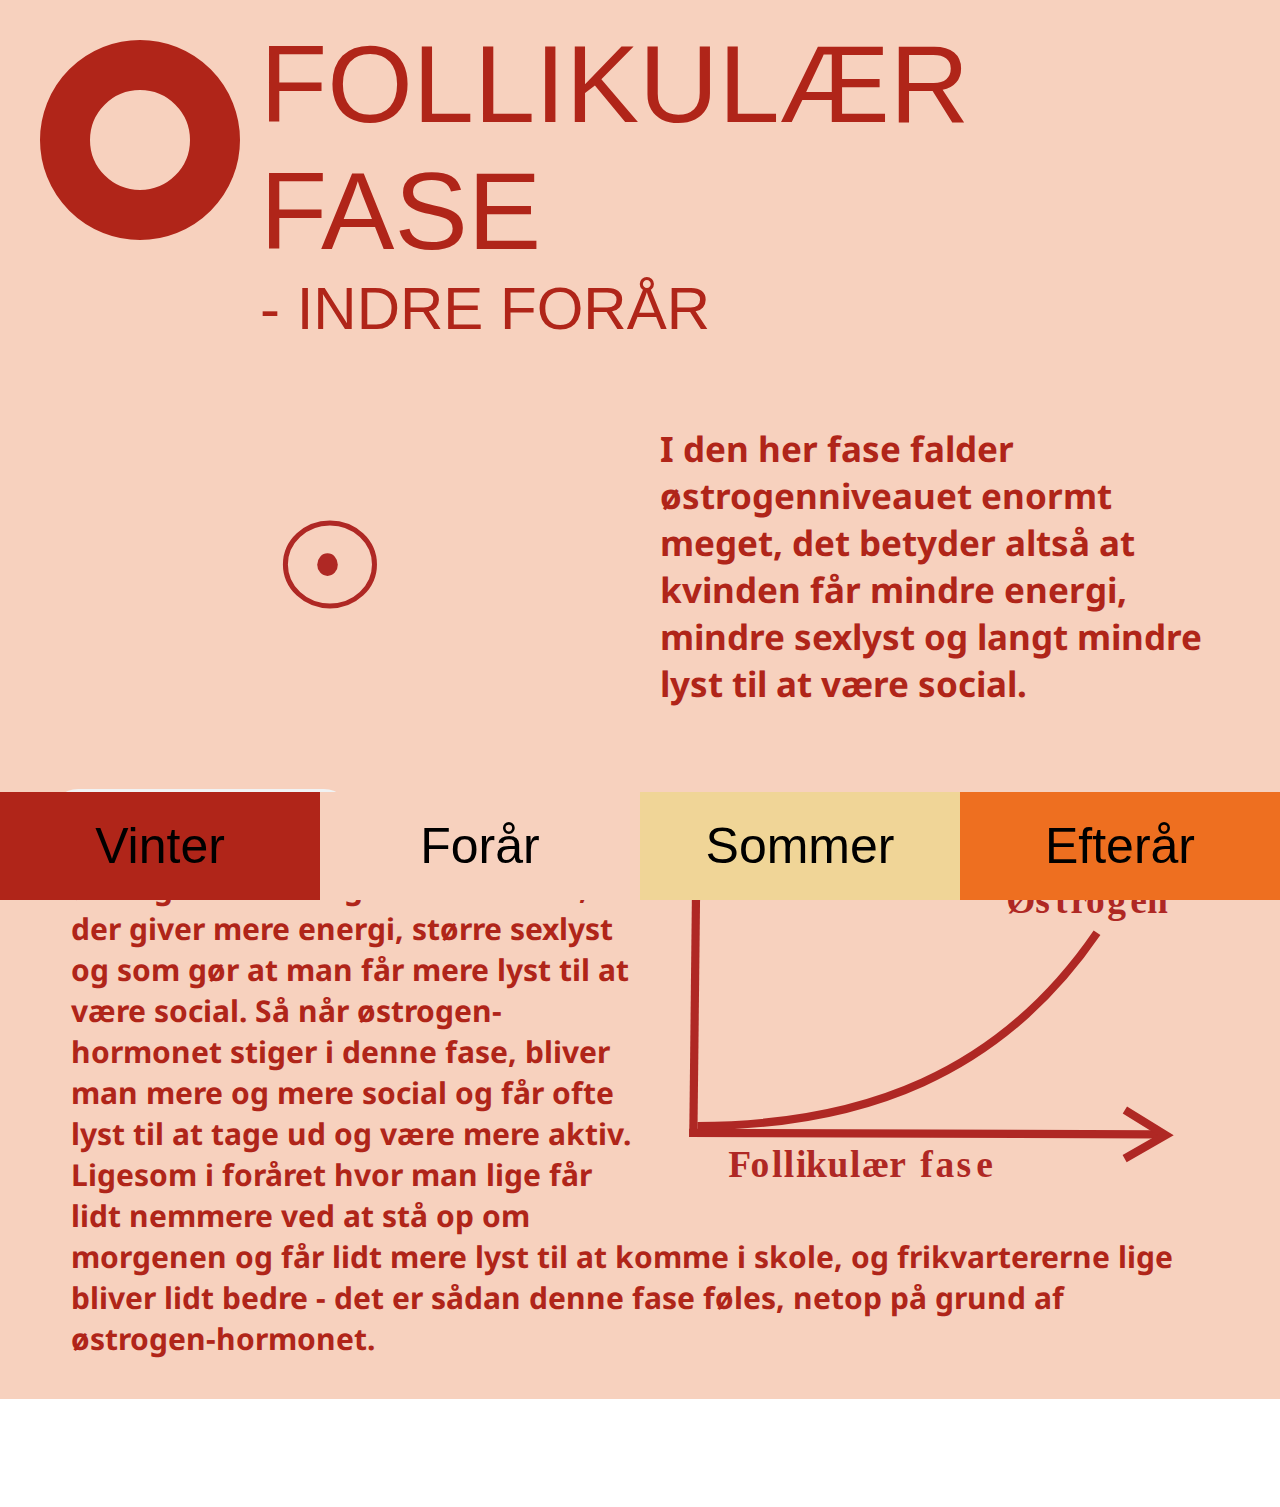
<file: follikulaerFase.html>
<!DOCTYPE html>
<html lang="da">
<head>
    <meta charset="UTF-8">
    <meta name="viewport" content="width=device-width, initial-scale=1.0">
    
    <!--Link til stylesheets-->
    <link rel="stylesheet" href="css/style.css">
    <link rel="stylesheet" href="css/follikulaer.css">
    
    <title>Follikulær fase | Indre forår</title>
</head>
<body>
    <main>
        <!--Container til cirkel, der linker til forside, og overskrift -->
        <div class="containerO">
            <div>
                <!--Cirkel med svg  - kilde: https://www.w3schools.com/graphics/svg_circle.asp-->
                <a href="index.html">
                    <svg height="240" width="240" xmlns="http://www.w3.org/2000/svg">
                        <circle id="cirkel" r="75" cx="120" cy="120" stroke="#b02519" stroke-width="50" fill="none" />
                    </svg> 
                </a>
            </div>
            <div>
                <h2>FOLLIKULÆR FASE</h2> 
                <h3>- INDRE FORÅR</h3>
            </div>
        </div>

        <!--article med bevægende billede af æg og tekst-->
        <article id="follikulaeraeg">
            <div id="aeg"><img src="images/aeg.svg" alt=""></div>
            <p>
                I den her fase falder østrogenniveauet enormt meget, det
                betyder altså at kvinden får mindre energi, mindre
                sexlyst og langt mindre lyst til at være social.
            </p>
        </article>

        <!--article der indeholder et billede af en graf, en lydfil og tekst-->
        <article id="follikulaer">
            <img class="graf" src="images/ostrogen.svg" alt="Graf over mængde af øatrogen og progesteron der er i kvindens krop i Luteal fasen">
            <audio controls>
                <source src="sound/ostrogenForår.mp3" type="audio/mpeg">
            </audio>
            <p>
                Østrogen er et mega fedt hormon, der giver mere energi,
                større sexlyst og som gør at man får mere lyst til at være social.
                Så når østrogen-hormonet stiger i denne fase, bliver man mere og mere social og får ofte lyst til at tage ud og være mere aktiv.
                Ligesom i foråret hvor man lige får lidt nemmere ved at stå op om morgenen og får lidt mere lyst til at komme i skole,
                og frikvartererne lige bliver lidt bedre - det er sådan denne fase føles, netop på grund af østrogen-hormonet. 
            </p>
        </article>

    </main>

    <!--Id til footer, der bliver skrevet i js-->
    <footer id="fod">
    </footer>

    <!--Link til javascript med footer-->
    <script src="js/js.js"></script>

</body>
</html>
</file>
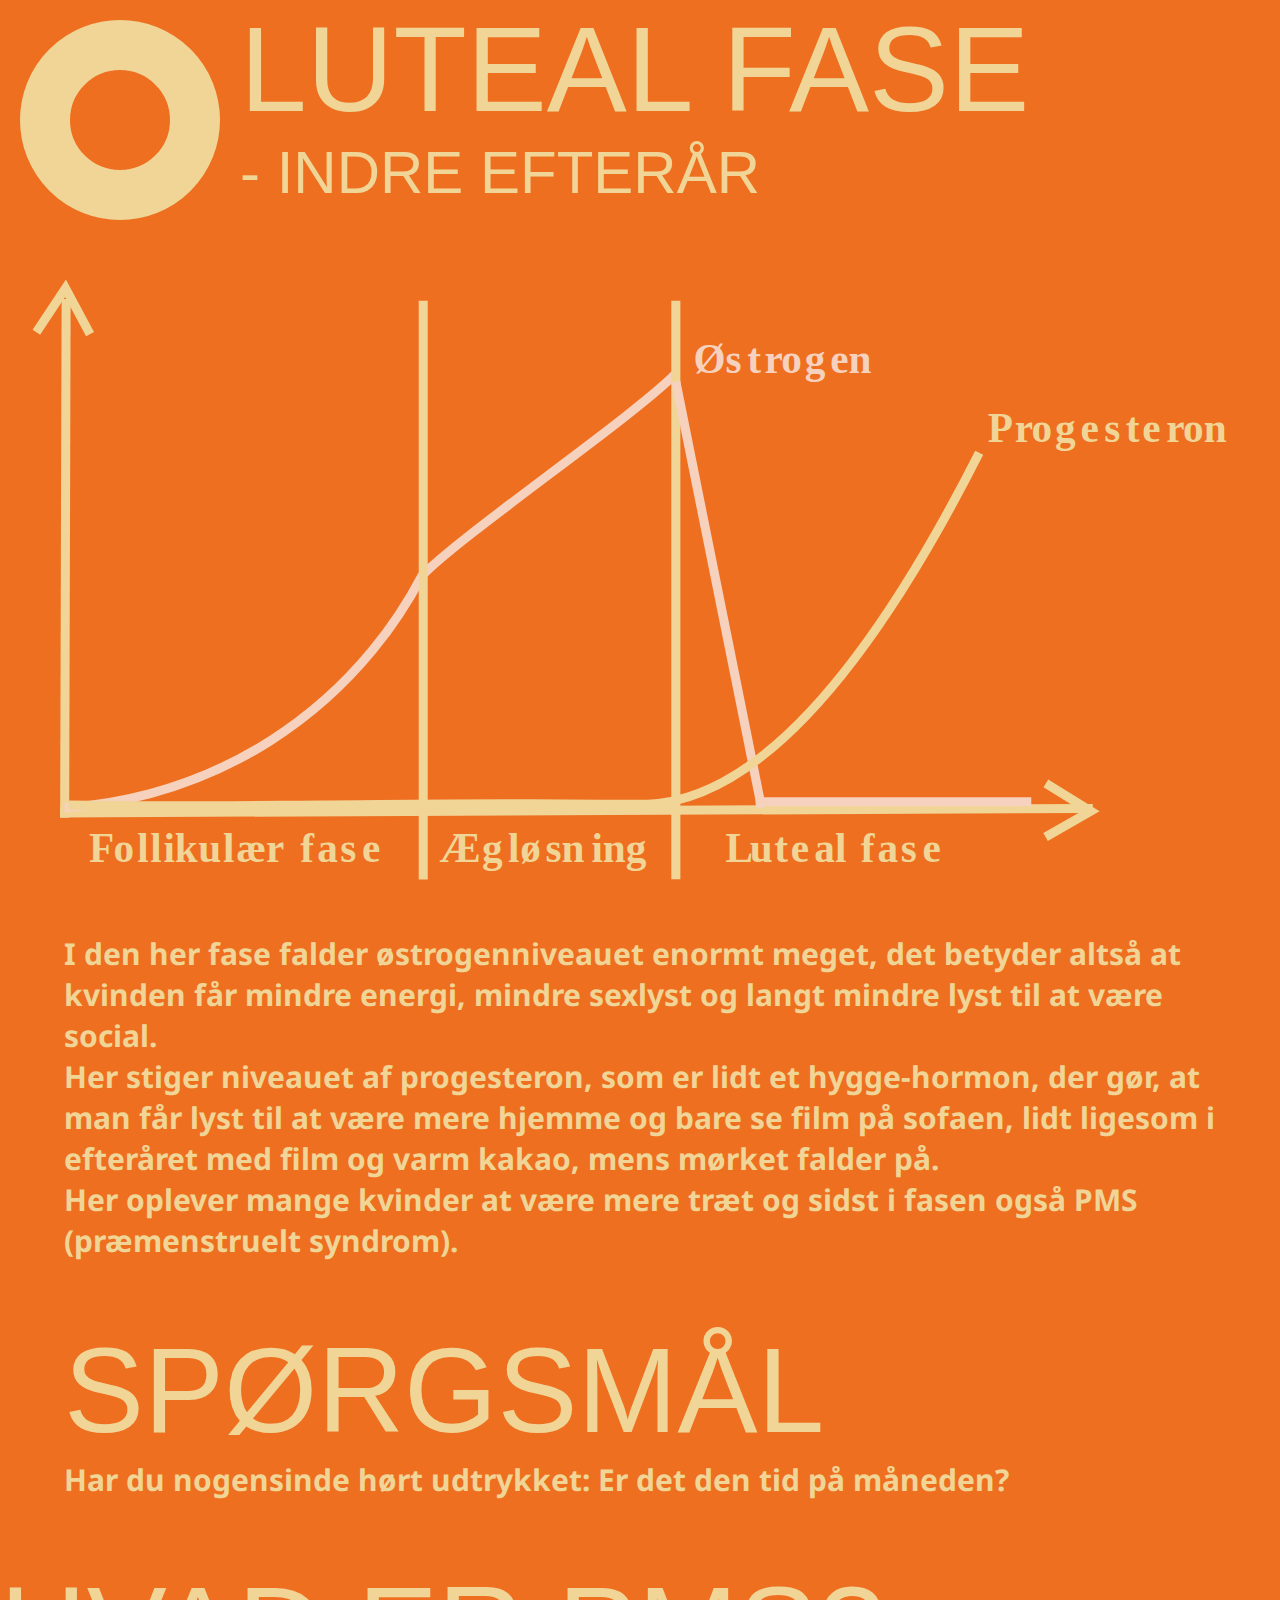
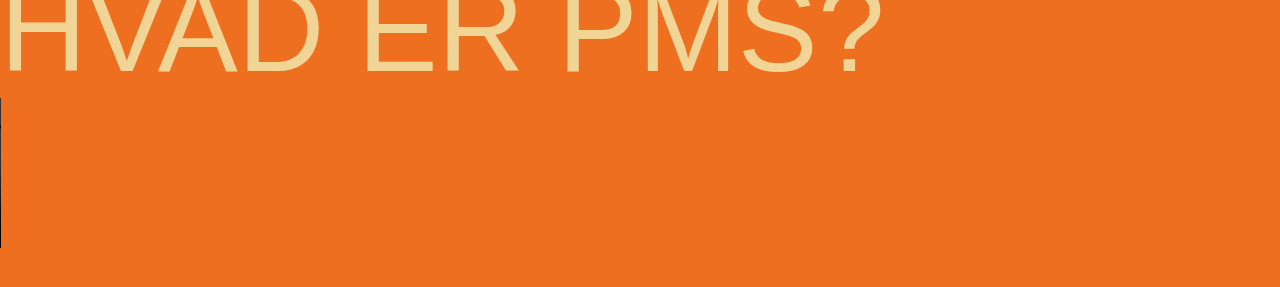
<file: lutealFase.html>
<!DOCTYPE html>
<html lang="da">
<head>
    <meta charset="UTF-8">
    <meta name="viewport" content="width=device-width, initial-scale=1.0">
    <title>Luteal fase | Efterår</title>
    <link rel="stylesheet" href="css/style.css">
    <link rel="stylesheet" href="css/lutealStyle.css">
</head>
<body>

    <main>
        <div class="containerO">
            <div>
                <!--Cirkel med svg -->
                <svg height="240" width="240" xmlns="http://www.w3.org/2000/svg">
                    <circle id="cirkel" r="75" cx="120" cy="120" stroke="#f0d597" stroke-width="50" fill="none" />
                </svg> 
            </div>
            <div>
                <h2>LUTEAL FASE</h2> 
                <h3>- INDRE EFTERÅR</h3>
            </div>
        </div>


        <img src="images/prosteteron.svg" alt="Graf over mængde af øatrogen og progesteron der er i kvindens krop i Luteal fasen">

        <article id="ostrogenTekst">
            <p>
                I den her fase falder østrogenniveauet enormt meget, det 
                betyder altså at kvinden får mindre energi, mindre 
                sexlyst og langt mindre lyst til at være social. 
            </p>
            <p>
                Her stiger niveauet af progesteron, som er lidt et 
                hygge-hormon, der gør, at man får lyst til at være mere 
                hjemme og bare se film på sofaen, lidt ligesom i 
                efteråret med film og varm kakao, mens mørket falder på.  
            </p>
            <p>
                Her oplever mange kvinder at være mere træt og sidst i 
                fasen også PMS (præmenstruelt syndrom).
            </p>
        </article>

        <article id="sporgsmalSektion">
            <h2>
                SPØRGSMÅL
            </h2>

            <p>
                Har du nogensinde hørt udtrykket:
                Er det den tid på måneden?
            </p>

            <div id="sporsmal"></div>
        </article>

        <article>
            <h2>
                HVAD ER PMS?
            </h2>

            <video width="700" controls>
                <source src="https://videoer.astrupdesigns.dk/endometriose.mov" type="video/mp4">
            </video>
        </article>

    </main>


    <script src="js/js.js"></script>
    
    
</body>
</html>
</file>
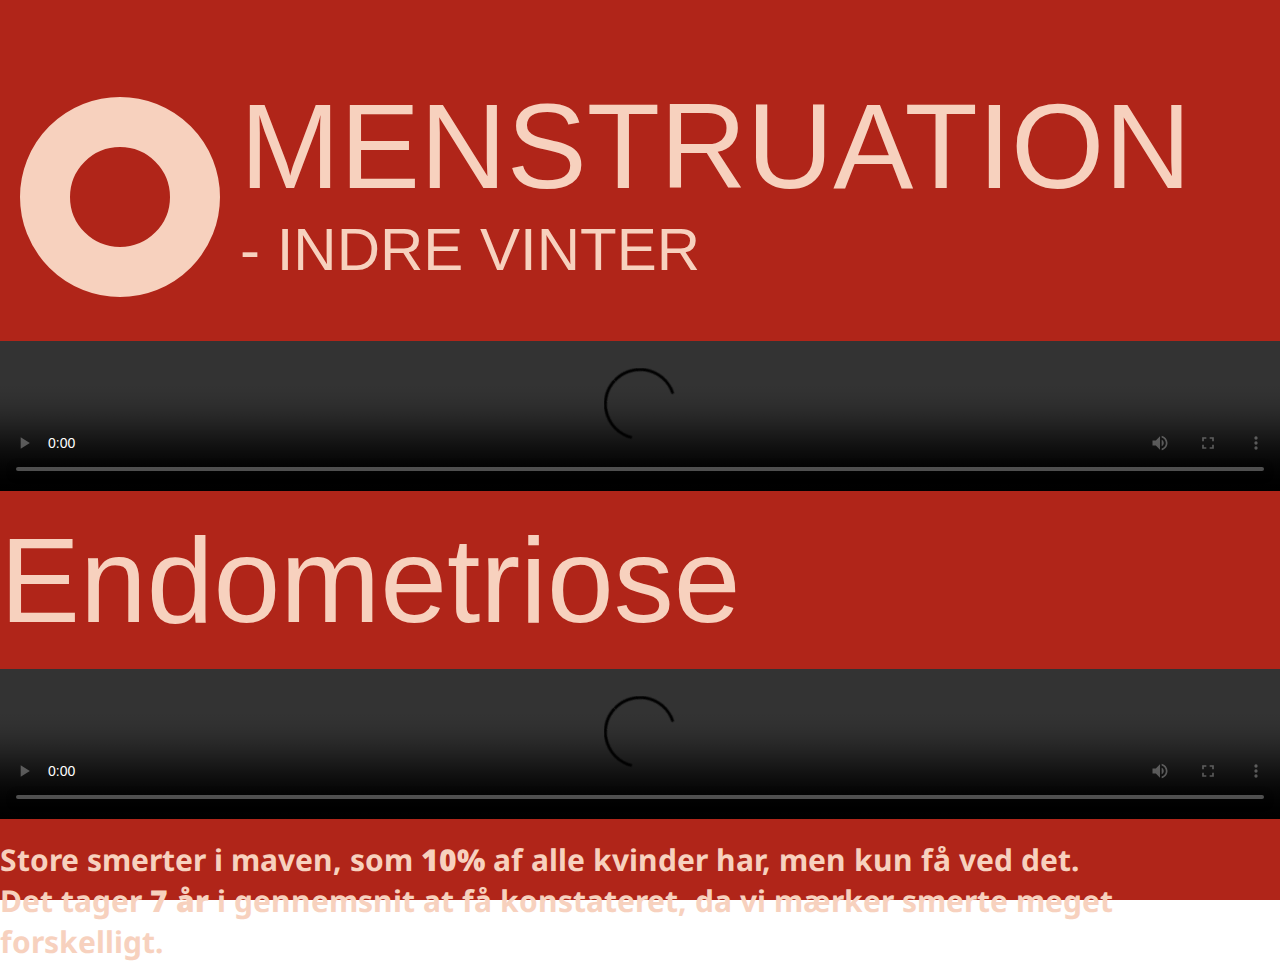
<file: menstruation.html>
<!DOCTYPE html>
<html lang="en">
<head>
    <meta charset="UTF-8">
    <meta name="viewport" content="width=device-width, initial-scale=1.0">
    <link rel="stylesheet" href="css/style.css">
    <link rel="stylesheet" href="css/menstruation.css">
    <title>Document</title>
</head>
<body>

<main>
    <div class="containerO">
        <div>
            <!--Cirkel med svg -->
            <svg height="240" width="240" xmlns="http://www.w3.org/2000/svg">
                <circle id="cirkel" r="75" cx="120" cy="120" stroke="#F7D1BE" stroke-width="50" fill="none" />
            </svg> 
        </div>
        <div>
            <h2>MENSTRUATION</h2> 
            <h3>- INDRE VINTER</h3>
        </div>
    </div>


    <div id="hej"></div>

    <video id="video" playsinline controls autoplay width="100%" controls>
      <source src="https://videoer.astrupdesigns.dk/lillePodcast.mp4" type="video/mp4">
    </video>

    <article id="endometriose">
      <h2>
        Endometriose
      </h2>
      <video id="endo" controls>
        <source src="https://videoer.astrupdesigns.dk/lilleEndometriose.mp4" type="video/mp4">
      </video>
      <p id="tekst">
        Store smerter i maven, som <strong class="stor">10%</strong> af alle kvinder har, men kun få ved det. <br>
        Det tager <strong class="stor">7 år</strong> i gennemsnit at få konstateret, da vi mærker smerte meget forskelligt.
      </p>
    </article>
    
</main>    


<script>
  //kilde: https://stackoverflow.com/questions/53921097/html5-video-pause-for-a-few-seconds-then-continue-playback
var video = document.getElementById('video');

video.addEventListener("timeupdate", tick);

function tick(e) {
  var t = this.currentTime;
  if (t >= 91) {
    this.pause();
    video.removeEventListener("timeupdate", tick);
    knap(); //hjælp fra chatGPT: https://chatgpt.com/share/68248075-2b30-800e-bd4a-ed1d5a6fbc4e
  }
}

function knap () {
        hej.innerHTML += `
        <article id="boks">
          <h3>Hvor meget bløder en kvinde i gennemsnit?</h3>
          <button type="button" onclick="playVid()">10 ml = 1 spiseske</button>
          <button type="button" onclick="playVid()">50 ml = 3 spiseskeer</button>
          <button type="button" onclick="playVid()">1 dl = 6 spiseskeer</button>

        </article>
        `
    }

  //https://www.w3schools.com/TagS/tryit.asp?filename=tryhtml5_av_met_play_pause
let vid = document.getElementById("video"); 

  function playVid() { 
  vid.play(); 
  hej.innerHTML = `
        
        `
  tick2();
} 




  //hjælp dfra chatGPT: https://chatgpt.com/c/68248a79-4164-800e-bf2b-09271e01c140
function tick2 () {
  setTimeout(() => {
      video.pause(); // Pause the video
      // Optionally reset the video's playback position
      // video.currentTime = 0;
    knap2()
    }, 20 * 1000);
    
  }

  function knap2 () {
    hej.innerHTML += `
        <article id="boks">
          <h3>Hvor mange dage varer en menstruation i gennemsnit?</h3>
          <button type="button" onclick="playVid2()">1-3 dage</button>
          <button type="button" onclick="playVid2()">4-5 dage</button>
          <button type="button" onclick="playVid2()">7-9 dage</button>

        </article>
        `
  }

    function playVid2() { 
  vid.play(); 
  hej.innerHTML = `
        
        `
  tick3();
} 

  function tick3 () {
  setTimeout(() => {
      video.pause(); // Pause the video
      // Optionally reset the video's playback position
      // video.currentTime = 0;
    knap3()
    }, 15 * 1000);
    
  }

  function knap3 () {
    hej.innerHTML += `
        <article id="boks">
          <h3>Endometriose</h3>
          <a href="#endometriose"><button type="button">Vil du læse mere?</button></a>

          <button type="button" onclick="playVid3()">Fortsæt video</button>
        </article>
        `
  }

      function playVid3() { 
  vid.play(); 
  hej.innerHTML = `
        
        `
} 


  </script>

</body>
</html>
</file>
<file: css/style.css>
/* kommentar til kode lavet meed ChatGPT: https://chatgpt.com/share/682af0f9-3bf0-800e-9d4c-0a3805a7d199 */

/* Importerer skrifttypen 'Impact' til brug som display-font */
@import url('https://fonts.cdnfonts.com/css/impact');

/* Importerer skrifttypen 'Noto Sans' til brug som brødtekst-font */
@import url('https://fonts.googleapis.com/css2?family=Noto+Sans:ital,wght@0,100..900;1,100..900&display=swap');

/* Definerer CSS-variabler for farver og skrifttyper */
:root {
    --lysGul: #f0d597; /* Lys gul farve */
    --orange: #ee6f20; /* Orange farve */
    --lyserod: #f7d1be; /* Lyserød farve */
    --primærRod: #b02519; /* Primær rød farve */
    --eglosningRod: #82363b; /* Rød farve specifikt til ægløsningssiden */
    --forsideRod: #b24c47; /* Rød farve specifikt til forsiden */

    --displayFont: 'Impact', sans-serif; /* Display-font til overskrifter */
    --font: 'Noto Sans', sans-serif; /* Brødtekst-font til afsnit */
}

/* Generel nulstilling af marginer og paddings for alle elementer */
* {
    margin: 0;
    padding: 0;
    box-sizing: border-box;
}

/* Styling til H2-overskrifter */
h2 {
    font-size: 120px; /* Stor skrifttype til prominente overskrifter */
    font-family: var(--displayFont); /* Bruger display-fonten */
    margin-bottom: 0px; /* Ingen afstand under */
    margin-top: 0px; /* Ingen afstand over */
    font-weight: 100; /* Let tekst */
}

/* Styling til H3-overskrifter */
h3 {
    font-size: 60px; /* Mellemstor skrifttype */
    font-family: var(--displayFont); /* Bruger display-fonten */
    margin-top: 0px; /* Ingen afstand over */
    margin-bottom: 0px; /* Ingen afstand under */
    font-weight: 100; /* Let tekst */
}

/* Styling til paragraf-tekst */
p {
    font-family: var(--font); /* Bruger brødtekst-fonten */
    font-weight: 700; /* Fed tekst */
    font-size: 30px; /* Stor skrifttype for nem læsning */
}

/* Styling til hovedindholdet */
main {
    padding-bottom: 35px; /* Giver plads under hovedindholdet */
}

/* Styling til containerO, der sætter overskrift og cirkel med link til forside, ved siden af hinanden - bruges på alle undersider */
.containerO {
    display: flex; /* Flex-container så tekst og cirkel kan stå ved siden af hinanden */
    justify-content: flex-start; /* Elementer placeres til venstre */
}

/* Styling til footer-elementet */
footer {
    width: 100%; /* Fylder hele bredden */
    text-align: center; /* Centrerer teksten */
    position: sticky; /* Holder footeren synlig i bunden af siden */
    bottom: 0; /* Fast placering i bunden */
}

/* Styling til links i footeren */
#footerlinks {
    display: flex; /* Flex-container til vandret layout */
    flex-direction: row; /* Elementer arrangeres i en række */
}

/* Styling til H3-overskrifter i footeren */
footer h3 {
    color: #000; /* Sort tekstfarve */
    font-size: 50px; /* Mellemstor skrifttype */
}

/* Styling til hver del af footeren */
#vinter, #forår, #sommer, #efterår {
    width: 25%; /* Hver sektion fylder en fjerdedel af bredden */
    padding-top: 25px; /* Giver luft over teksten */
    padding-bottom: 25px; /* Giver luft under teksten */
    text-decoration: none; /* Fjerner understregning af tekst */
    font-size: 20px; /* Skrifttype tilpasset sektioner */
}

/* Specifik styling til vintersektionen */
#vinter {
    background-color: var(--primærRod); /* Primær rød farve */
}

/* Specifik styling til forårsektionen */
#forår {
    background-color: var(--lyserod); /* Lyserød farve */
}

/* Specifik styling til sommersektionen */
#sommer {
    background-color: var(--lysGul); /* Lys gul farve */
}

/* Specifik styling til efterårsektionen */
#efterår {
    background-color: var(--orange); /* Orange farve */
}
</file>
<file: css/follikulaer.css>
:root {
    --lysGul: #f0d597;
    --orange: #ee6f20;
    --lyserod: #f7d1be;
    --primærRod: #b02519;
    --eglosningRod: #82363b;
    --forsideRod: #b24c47;

    --displayFont: 'Impact', sans-serif;
    --font: 'Noto Sans', sans-serif;

}

main {
    background-color: var(--lyserod);
    padding: 20px;
}

main h2 {
    font-size: 110px;
}

main h2, main h3 {color: var(--primærRod);}

main p {
    color: var(--primærRod);
    margin: 20px;
  }

#follikulaeraeg {
    padding-top: 5%;
  display: grid;
  grid-template-columns: 1fr 1fr;
}

#follikulaeraeg p {
    font-size: 35px;
}

/*Flex'er tekst og graf, så de står ved siden af hinanden*/
#follikulaer {
    /*display: flex;
    justify-content: space-between;*/
    padding-top: 5%;
    width: 95%;
    margin: auto;
    color: var(--eglosningRod);
}


/*kilde til at lave skrift omkring billede: https://www.geeksforgeeks.org/how-to-wrap-the-text-around-an-image-using-html-and-css/ */
.graf {
    float: right;
    width: 50%;
}

#aeg {
    justify-self: center;
    align-self: center;
    width: 40%;
    transform: scale(0.4);
    animation: pulse 1.5s infinite;
    animation-delay: 0.5s;
}

@keyframes pulse {
    0% {
        transform: scale(0.4);
        box-shadow: 0 0 0 0;
    }

    50% {
        transform: scale(0.8);
        box-shadow: 0 0 0;
    }

    100% {
        transform: scale(1.1);
        box-shadow: 0 0 0 0;
    }
}
</file>
<file: css/lutealStyle.css>
/*Kodekommentar med hjælp fra chatGPT: https://chatgpt.com/share/682b0035-1034-800e-a21d-1eb4e4f03dfd*/

/* Importerer skrifttypen 'Impact' til brug som display-font */
@import url('https://fonts.cdnfonts.com/css/impact');

/* Importerer skrifttypen 'Noto Sans' til brug som brødtekst-font */
@import url('https://fonts.googleapis.com/css2?family=Noto+Sans:ital,wght@0,100..900;1,100..900&display=swap');

/* Definerer CSS-variabler for farver og skrifttyper */
:root {
    --lysGul: #f0d597; /* Lys gul farve */
    --orange: #ee6f20; /* Orange farve */
    --lyserod: #f7d1be; /* Lyserød farve */
    --primærRod: #b02519; /* Primær rød farve */
    --eglosningRod: #82363b; /* Rød farve til ægløsningssiden */
    --forsideRod: #b24c47; /* Rød farve til forsiden */

    --displayFont: 'Impact', sans-serif; /* Skrifttype til overskrifter */
    --font: 'Noto Sans', sans-serif; /* Skrifttype til brødtekst */
}

/* Baggrundsfarve for hele siden */
body {
    background-color: var(--orange);
}

/* Farveindstillinger for overskrifter og brødtekst */
h2, h3, p {
    color: var(--lysGul);
}

/* Tilføjer margin-top til h2 elementer i artikler */
article h2 {
    margin-top: 60px;
}

/* Tillader orddeling i lange tekststrenge */
p {
    word-wrap: break-word;
}

/* Margin-top til element med id 'br', så breakline blvier lidt større */
#br {
    margin-top: 30px;
}

/* Justering af bredde og centrering for specifikke sektioner */
#ostrogenTekst, #sporgsmalSektion {
    width: 90%;
    margin: auto;
}

/* Margin-top for elementet med id 'sporsmal' */
#sporsmal {
    margin-top: 20px;
}



/* 
Kilde til styling af radio knapper: Inspireret af et svar på Stack Overflow: https://stackoverflow.com/questions/57441494/how-to-fix-custom-radio-button-in-webforms 
*/
/* Stil og placering af den overordnede container for radioknapper */
.container {
    display: row; /* Radopstilling af elementer */
    position: relative;
    padding-left: 60px;
    margin-bottom: 12px;
    margin-right: 50px;
    font-size: 40px; /* Tekststørrelse */
    font-family: var(--displayFont); /* Display-font */
    font-weight: 100; /* Let vægt for skrifttypen */
    color: var(--lysGul); /* Tekstfarve */
}

/* Skjuler browserens standard radioknap */
.container input {
    position: absolute;
    opacity: 0;
    cursor: pointer;
}

/* Opretter en brugerdefineret radioknap */
.checkmark {
    position: absolute;
    top: 0;
    left: 0;
    height: 35px; /* Højde på radioknappen */
    width: 35px; /* Bredde på radioknappen */
    border: 7px solid var(--lysGul); /* Kant med gul farve */
    border-radius: 50%; /* Rund kant for cirkulær form */
}

/* Når radioknappen er valgt, tilføjes en gul baggrundsfarve */
.container input:checked ~ .checkmark {
    background-color: var(--lysGul);
}

/* Justering af bredde og centrering for video med id'en pms */
#pms {
    width: 90%;
    margin: auto;
}



/* Styling til H3-overskrifter i footeren */
footer h3 {
    color: #000; /* Sort tekstfarve */
    font-size: 50px; /* Mellemstor skrifttype */
}
</file>
<file: css/menstruation.css>
* {
    margin: 0;
    padding: 0;
    box-sizing: border-box;
}

main {
    height: 100vh;
    width: 100vw;
    padding-top: 6%;
    background-color: #B02519;
    color: #F7D1BE;
}

.containerO {
    display: flex;
    justify-content: flex-start;
}

video { width: 100%; max-width: 100%; margin: 20px auto; display: block; }
#questionBox, #factBox { display: none; background: white; margin: 20px auto; padding: 20px; border-radius: 10px; width: 80%; max-width: 600px; box-shadow: 0 0 10px rgba(0,0,0,0.1); }
.btn { background: #007BFF; color: white; border: none; padding: 10px 20px; margin: 10px; border-radius: 5px; cursor: pointer; }
.btn:hover { background: #0056b3; }
</file>
